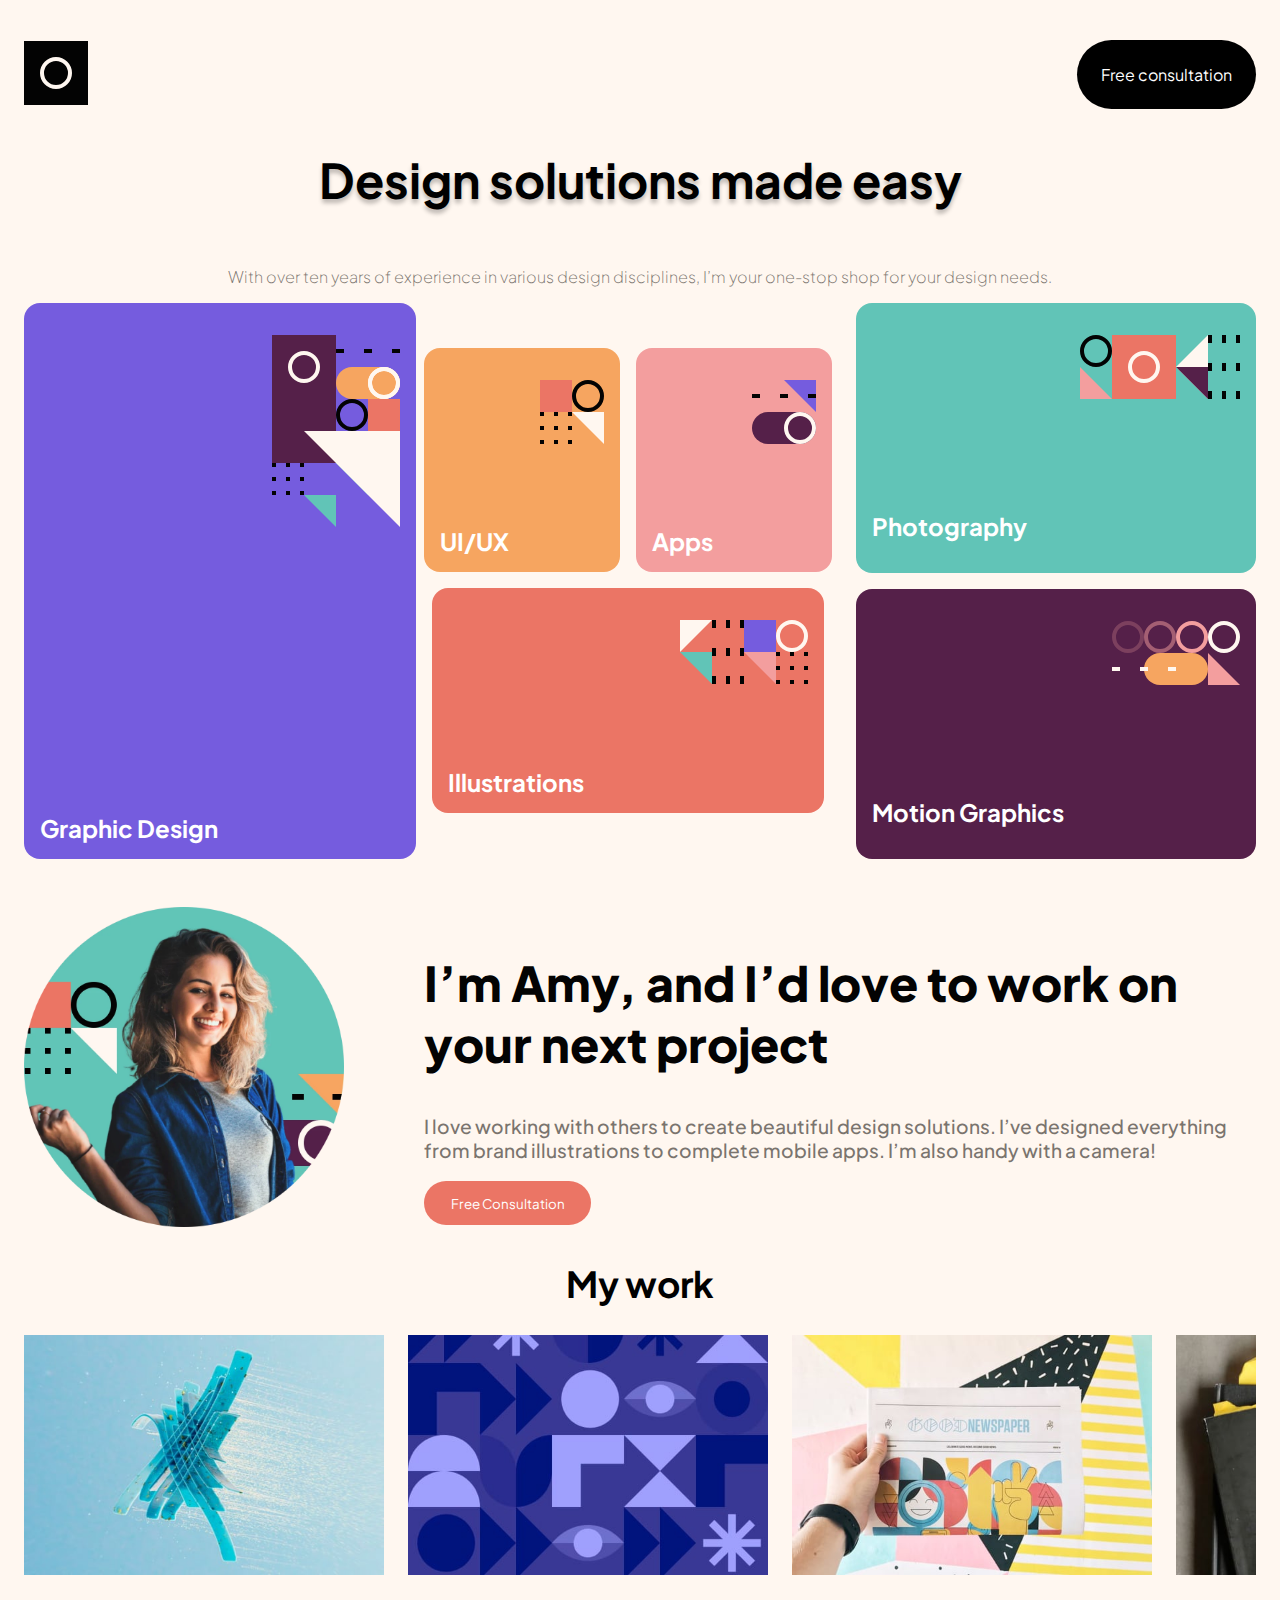
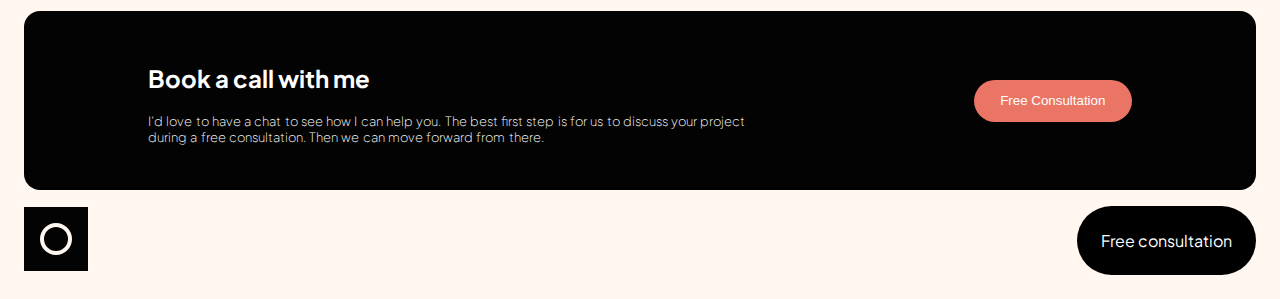
<file: index.html>
<!DOCTYPE html>
<html lang="en">
  <head>
    <meta charset="UTF-8" />
    <meta http-equiv="X-UA-Compatible" content="IE=edge" />
    <meta name="viewport" content="width=device-width, initial-scale=1.0" />
    <link
      rel="icon"
      href="./single-page-design-portfolio/starter-code/assets/favicon-32x32.png"
    />
    <link rel="stylesheet" href="./index.css" />
    <title>Single page</title>
  </head>
  <body>
    <div class="nav">
      <div class="nav-left">
        <svg width="64" height="64" xmlns="http://www.w3.org/2000/svg">
          <g fill="none" fill-rule="evenodd">
            <path fill="#030303" d="M0 0h64v64H0z" />
            <circle stroke="#FFF7F0" stroke-width="4" cx="32" cy="32" r="14" />
          </g>
        </svg>
      </div>
      <div class="nav-right">
        <button>Free consultation</button>
      </div>
    </div>
    <div class="main">
      <h2>Design solutions made easy</h2>
      <p>
        With over ten years of experience in various design disciplines, I’m
        your one-stop shop for your design needs.
      </p>
    </div>
    <div class="pattern">
      <div class="top">
        <div class="GD">
          <svg width="128" height="192" xmlns="http://www.w3.org/2000/svg">
            <g fill="none" fill-rule="evenodd">
              <path fill="#552049" d="M0 0h64v128H0z" />
              <circle
                stroke="#FFF7F0"
                stroke-width="4"
                cx="32"
                cy="32"
                r="14"
              />
              <g transform="translate(32 32)">
                <rect fill="#F6A560" x="32" width="64" height="32" rx="16" />
                <path fill="#61C4B7" d="m0 128 32 32v-32zM32 96l32 32V96z" />
                <circle
                  stroke="#FFF7F0"
                  stroke-width="4"
                  cx="80"
                  cy="16"
                  r="14"
                />
                <circle
                  stroke="#FFF7F0"
                  stroke-width="4"
                  cx="80"
                  cy="16"
                  r="14"
                />
              </g>
              <g fill="#030303">
                <path d="M64 14h4v4h-4zM68 14h4v4h-4zM92 14h4v4h-4z" />
              </g>
              <path fill="#755CDE" d="m96 0 32 32V0z" />
              <g fill="#030303">
                <path d="M96 14h4v4h-4zM120 14h4v4h-4zM124 14h4v4h-4z" />
              </g>
              <circle
                stroke="#030303"
                stroke-width="4"
                cx="80"
                cy="80"
                r="14"
              />
              <path fill="#EB7565" d="M96 64h32v32H96z" />
              <path fill="#FFF7F0" d="m32 96 96 96V96z" />
              <g fill="#030303">
                <path
                  d="M0 128h4v4H0zM14 128h4v4h-4zM28 128h4v4h-4zM0 142h4v4H0zM14 142h4v4h-4zM28 142h4v4h-4z"
                />
                <g><path d="M0 156h4v4H0zM14 156h4v4h-4zM28 156h4v4h-4z" /></g>
              </g>
            </g>
          </svg>
          <h3>Graphic Design</h3>
        </div>
        <div class="section">
          <div class="sub">
            <div class="ui">
              <svg width="64" height="64" xmlns="http://www.w3.org/2000/svg">
                <g fill="none" fill-rule="evenodd">
                  <circle
                    stroke="#030303"
                    stroke-width="4"
                    cx="48"
                    cy="16"
                    r="14"
                  />
                  <path fill="#EB7565" d="M0 0h32v32H0z" />
                  <g fill="#030303">
                    <path
                      d="M0 32h4v4H0zM14 32h4v4h-4zM28 32h4v4h-4zM0 46h4v4H0zM14 46h4v4h-4zM28 46h4v4h-4z"
                    />
                    <g><path d="M0 60h4v4H0zM14 60h4v4h-4zM28 60h4v4h-4z" /></g>
                  </g>
                  <path fill="#FFF7F0" d="m32 32 32 32V32z" />
                </g>
              </svg>
              <h3>UI/UX</h3>
            </div>
            <div class="App">
              <svg width="64" height="64" xmlns="http://www.w3.org/2000/svg">
                <g fill="none" fill-rule="evenodd">
                  <g transform="translate(0 32)">
                    <rect fill="#552049" width="64" height="32" rx="16" />
                    <circle
                      stroke="#FFF7F0"
                      stroke-width="4"
                      cx="48"
                      cy="16"
                      r="14"
                    />
                  </g>
                  <g fill="#030303">
                    <path d="M0 14h4v4H0zM4 14h4v4H4zM28 14h4v4h-4z" />
                  </g>
                  <path fill="#755CDE" d="m32 0 32 32V0z" />
                  <g fill="#030303">
                    <path d="M32 14h4v4h-4zM56 14h4v4h-4zM60 14h4v4h-4z" />
                  </g>
                </g>
              </svg>
              <h3>Apps</h3>
            </div>
          </div>
          <div class="ill">
            <svg width="128" height="64" xmlns="http://www.w3.org/2000/svg">
              <g fill="none" fill-rule="evenodd">
                <g transform="translate(64)">
                  <circle
                    stroke="#FFF7F0"
                    stroke-width="4"
                    cx="48"
                    cy="16"
                    r="14"
                  />
                  <path fill="#755CDE" d="M0 0h32v32H0z" />
                  <g fill="#030303">
                    <path
                      d="M32 32h4v4h-4zM46 32h4v4h-4zM60 32h4v4h-4zM32 46h4v4h-4zM46 46h4v4h-4zM60 46h4v4h-4z"
                    />
                    <g>
                      <path d="M32 60h4v4h-4zM46 60h4v4h-4zM60 60h4v4h-4z" />
                    </g>
                  </g>
                  <path fill="#F39E9E" d="m0 32 32 32V32z" />
                </g>
                <g fill="#030303">
                  <path
                    d="M32 32h4v4h-4zM46 32h4v4h-4zM60 32h4v4h-4zM32 56h4v4h-4zM46 56h4v4h-4zM60 56h4v4h-4z"
                  />
                  <g><path d="M32 60h4v4h-4zM46 60h4v4h-4zM60 60h4v4h-4z" /></g>
                </g>
                <g fill="#030303">
                  <path
                    d="M32 0h4v4h-4zM46 0h4v4h-4zM60 0h4v4h-4zM32 4h4v4h-4zM46 4h4v4h-4zM60 4h4v4h-4z"
                  />
                  <g><path d="M32 28h4v4h-4zM46 28h4v4h-4zM60 28h4v4h-4z" /></g>
                </g>
                <path fill="#61C4B7" d="m0 32 32 32V32z" />
                <path fill="#FFF7F0" d="M32 0 0 32V0z" />
              </g>
            </svg>
            <h3>Illustrations</h3>
          </div>
        </div>
      </div>

      <div class="last">
        <div class="photo">
          <svg width="160" height="64" xmlns="http://www.w3.org/2000/svg">
            <g fill="none" fill-rule="evenodd">
              <path fill="#EB7565" d="M32 0h64v64H32z" />
              <circle
                stroke="#030303"
                stroke-width="4"
                cx="16"
                cy="16"
                r="14"
              />
              <circle
                stroke="#FFF7F0"
                stroke-width="4"
                cx="64"
                cy="32"
                r="14"
              />
              <g fill="#030303">
                <path
                  d="M128 32h4v4h-4zM142 32h4v4h-4zM156 32h4v4h-4zM128 56h4v4h-4zM142 56h4v4h-4zM156 56h4v4h-4z"
                />
                <g>
                  <path d="M128 60h4v4h-4zM142 60h4v4h-4zM156 60h4v4h-4z" />
                </g>
              </g>
              <g fill="#030303">
                <path
                  d="M128 0h4v4h-4zM142 0h4v4h-4zM156 0h4v4h-4zM128 4h4v4h-4zM142 4h4v4h-4zM156 4h4v4h-4z"
                />
                <g>
                  <path d="M128 28h4v4h-4zM142 28h4v4h-4zM156 28h4v4h-4z" />
                </g>
              </g>
              <path fill="#FFF7F0" d="m96 32 32 32V32z" />
              <path fill="#552049" d="m96 32 32 32V32z" />
              <path fill="#F39E9E" d="M32 64 0 32v32z" />
              <path fill="#FFF7F0" d="m96 32 32-32v32z" />
            </g>
          </svg>
          <h3>Photography</h3>
        </div>
        <div class="MG">
          <svg width="128" height="64" xmlns="http://www.w3.org/2000/svg">
            <g fill="none" fill-rule="evenodd">
              <circle
                stroke="#F39E9E"
                stroke-width="4"
                cx="80"
                cy="16"
                r="14"
              />
              <circle
                stroke-opacity=".5"
                stroke="#F39E9E"
                stroke-width="4"
                cx="48"
                cy="16"
                r="14"
              />
              <circle
                stroke-opacity=".25"
                stroke="#F39E9E"
                stroke-width="4"
                cx="16"
                cy="16"
                r="14"
              />
              <circle
                stroke="#FFF7F0"
                stroke-width="4"
                cx="112"
                cy="16"
                r="14"
              />
              <path fill="#F39E9E" d="M128 64 96 32v32z" />
              <rect
                fill="#F6A560"
                x="32"
                y="32"
                width="64"
                height="32"
                rx="16"
              />
              <path
                d="M0 50v-4h8v4H0Zm28 0v-4h8v4h-8Zm28 0v-4h8v4h-8Z"
                fill="#FFF7F0"
              />
            </g>
          </svg>
          <h3>Motion Graphics</h3>
        </div>
      </div>
    </div>
    <div class="about">
      <div class="img">
        <img
          src="./single-page-design-portfolio/starter-code/assets/image-amy.webp"
          alt=""
        />
      </div>
      <div class="text">
        <h2>I’m Amy, and I’d love to work on your next project</h2>
        <p>
          I love working with others to create beautiful design solutions. I’ve
          designed everything from brand illustrations to complete mobile apps.
          I’m also handy with a camera!
        </p>
        <button>Free Consultation</button>
      </div>
    </div>
    <div class="work">
      <h2>My work</h2>
      <div class="img">
        <img
          src="./single-page-design-portfolio/starter-code/assets/image-slide-1.jpg"
          alt=""
        />
        <img
          src="./single-page-design-portfolio/starter-code/assets/image-slide-2.jpg"
          alt=""
        />
        <img
          src="./single-page-design-portfolio/starter-code/assets/image-slide-3.jpg"
          alt=""
        />

        <img
          src="./single-page-design-portfolio/starter-code/assets/image-slide-4.jpg"
          alt=""
        />
        <img src="./single-page-design-portfolio/starter-code/assets/image-slide-5.jpg" alt="" />
      </div>
    </div>
    <div class="bottom">
      <div class="bt">
        <h2>Book a call with me</h2>
        <p>
          I’d love to have a chat to see how I can help you. The best first step
          is for us to discuss your project during a free consultation. Then we
          can move forward from there.
        </p>
      </div>

      <button>Free Consultation</button>
    </div>
    <div class="footer">
      <div class="nav-left">
        <svg width="64" height="64" xmlns="http://www.w3.org/2000/svg">
          <g fill="none" fill-rule="evenodd">
            <path fill="#030303" d="M0 0h64v64H0z" />
            <circle stroke="#FFF7F0" stroke-width="4" cx="32" cy="32" r="14" />
          </g>
        </svg>
      </div>
      <div class="nav-right">
        <button>Free consultation</button>
      </div>
    </div>
  </body>
</html>
</file>
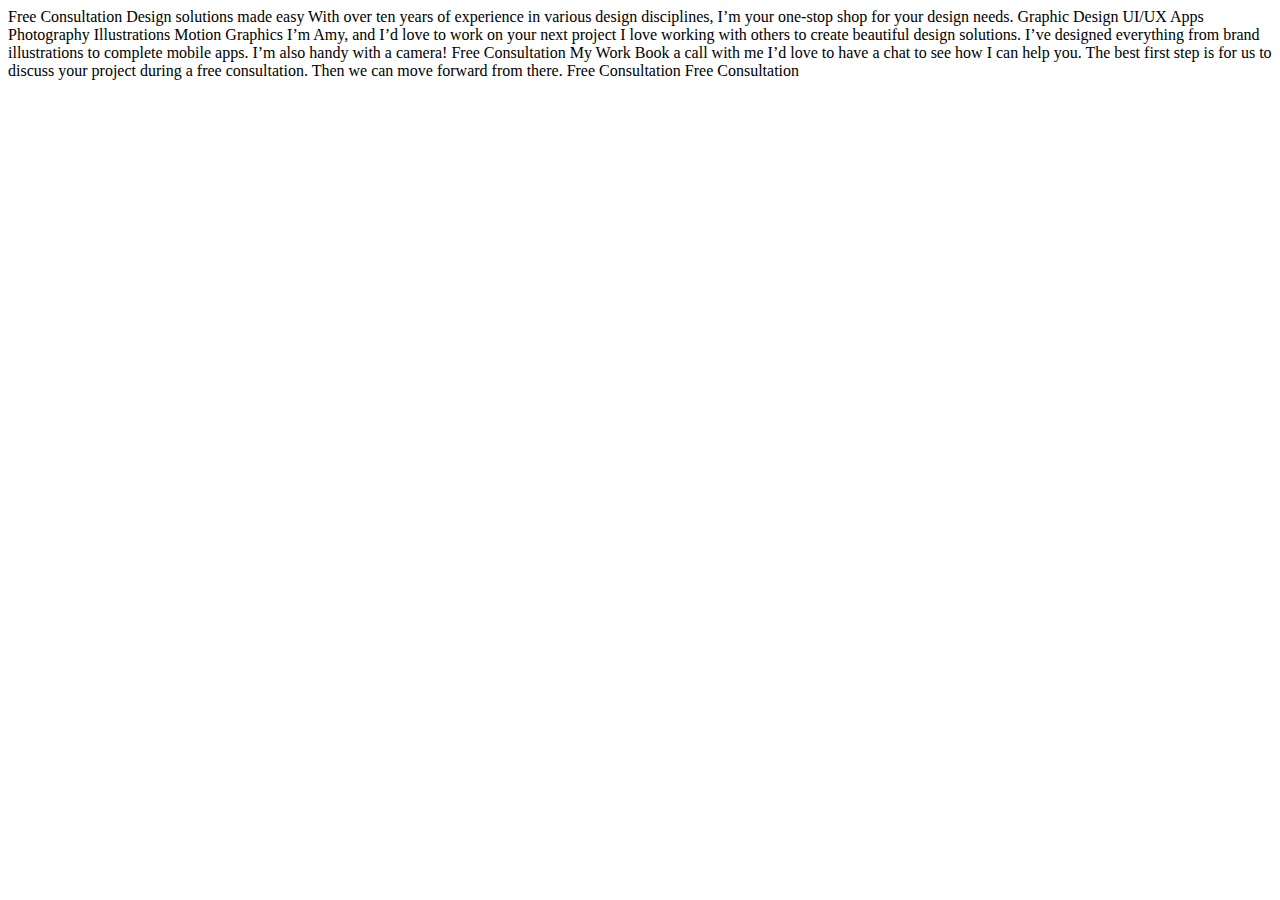
<file: single-page-design-portfolio/starter-code/index.html>
<!DOCTYPE html>
<html lang="en">
<head>
  <meta charset="UTF-8">
  <meta name="viewport" content="width=device-width, initial-scale=1.0">

  <link rel="icon" type="image/png" sizes="32x32" href="./assets/favicon-32x32.png">
  
  <title>Frontend Mentor | Single-page design portfolio</title>
</head>
<body>

  Free Consultation

  Design solutions made easy

  With over ten years of experience in various design disciplines, I’m your one-stop shop for your design needs.

  Graphic Design
  UI/UX
  Apps
  Photography
  Illustrations
  Motion Graphics

  I’m Amy, and I’d love to work on your next project

  I love working with others to create beautiful design solutions. I’ve designed everything from brand illustrations 
  to complete mobile apps. I’m also handy with a camera!

  Free Consultation

  My Work

  Book a call with me

  I’d love to have a chat to see how I can help you. The best first step is for us to discuss your project during a 
  free consultation. Then we can move forward from there.

  Free Consultation

  Free Consultation

</body>
</html>
</file>
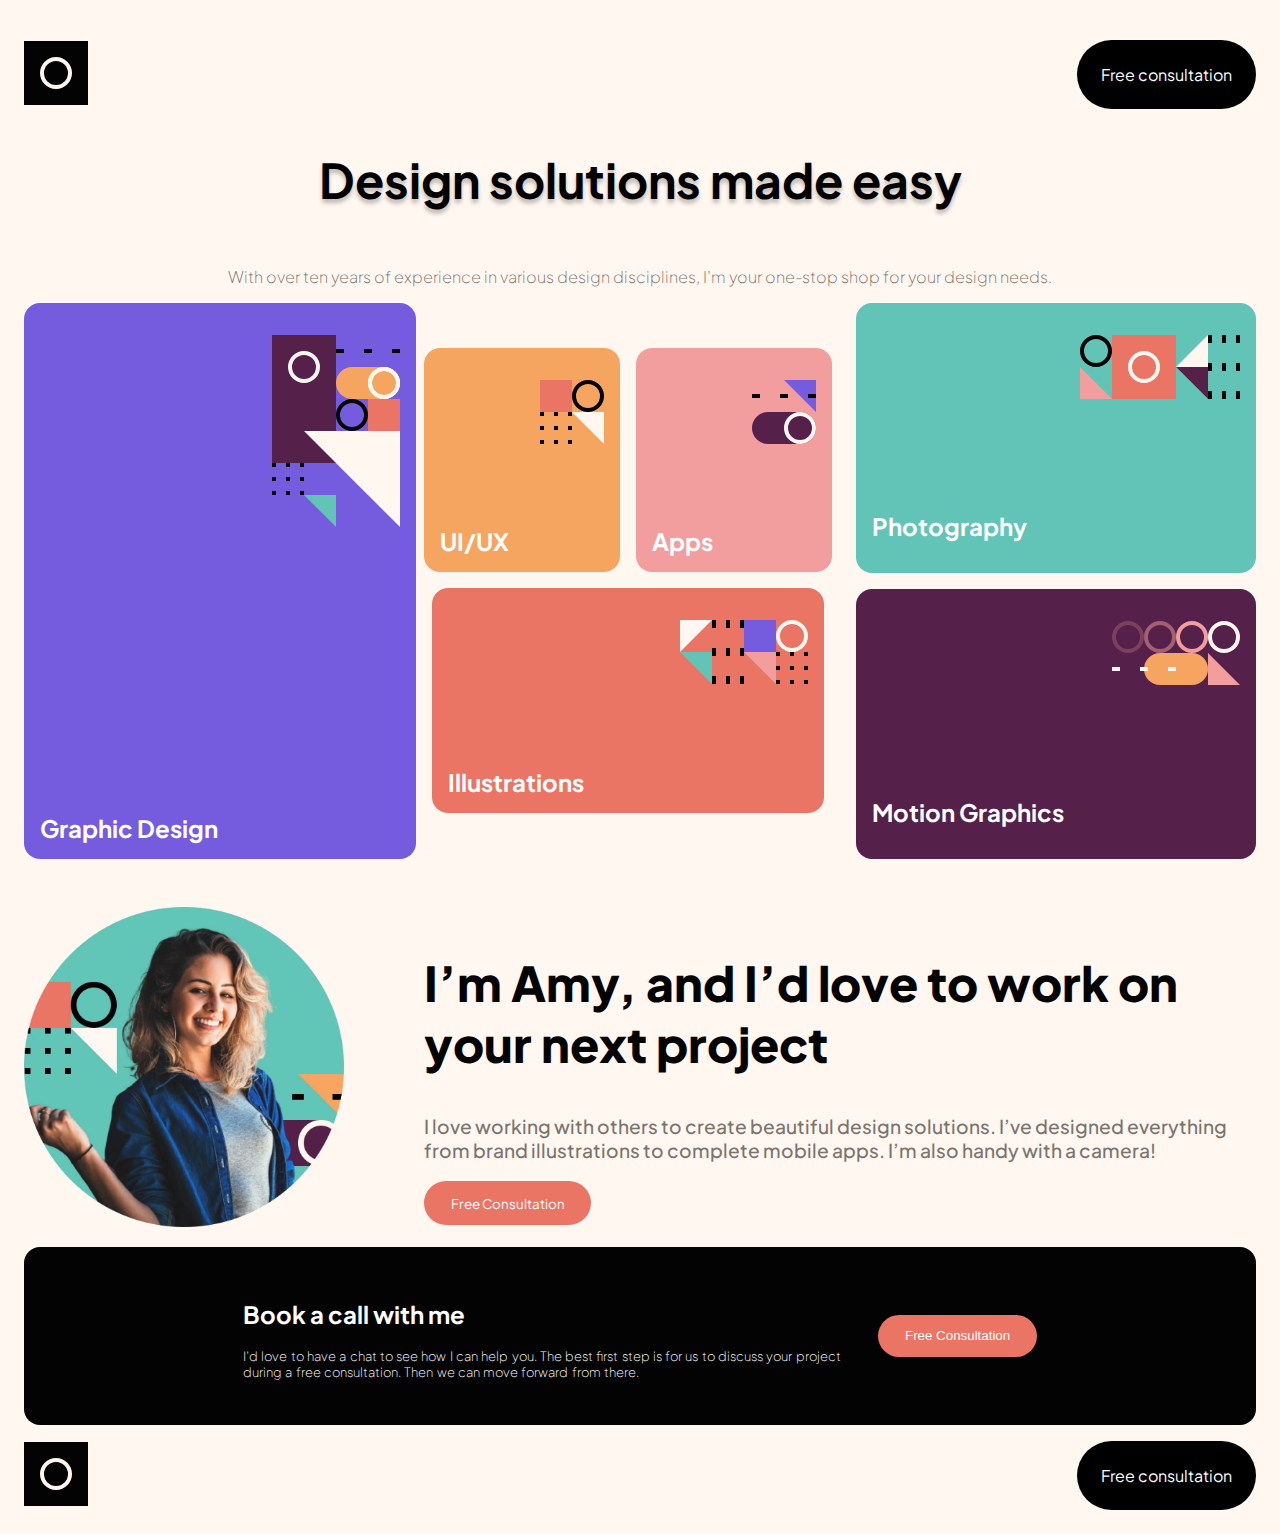
<file: single.html>
<!DOCTYPE html>
<html lang="en">
  <head>
    <meta charset="UTF-8" />
    <meta http-equiv="X-UA-Compatible" content="IE=edge" />
    <meta name="viewport" content="width=device-width, initial-scale=1.0" />
    <link
      rel="icon"
      href="./single-page-design-portfolio/starter-code/assets/favicon-32x32.png"
    />
    <link rel="stylesheet" href="./single.css" />
    <title>Single page</title>
  </head>
  <body>
    <div class="nav">
      <div class="nav-left">
        <svg width="64" height="64" xmlns="http://www.w3.org/2000/svg">
          <g fill="none" fill-rule="evenodd">
            <path fill="#030303" d="M0 0h64v64H0z" />
            <circle stroke="#FFF7F0" stroke-width="4" cx="32" cy="32" r="14" />
          </g>
        </svg>
      </div>
      <div class="nav-right">
        <button>Free consultation</button>
      </div>
    </div>
    <div class="main">
      <h2>Design solutions made easy</h2>
      <p>
        With over ten years of experience in various design disciplines, I’m
        your one-stop shop for your design needs.
      </p>
    </div>
    <div class="pattern">
      <div class="top">
        <div class="GD">
          <svg width="128" height="192" xmlns="http://www.w3.org/2000/svg">
            <g fill="none" fill-rule="evenodd">
              <path fill="#552049" d="M0 0h64v128H0z" />
              <circle
                stroke="#FFF7F0"
                stroke-width="4"
                cx="32"
                cy="32"
                r="14"
              />
              <g transform="translate(32 32)">
                <rect fill="#F6A560" x="32" width="64" height="32" rx="16" />
                <path fill="#61C4B7" d="m0 128 32 32v-32zM32 96l32 32V96z" />
                <circle
                  stroke="#FFF7F0"
                  stroke-width="4"
                  cx="80"
                  cy="16"
                  r="14"
                />
                <circle
                  stroke="#FFF7F0"
                  stroke-width="4"
                  cx="80"
                  cy="16"
                  r="14"
                />
              </g>
              <g fill="#030303">
                <path d="M64 14h4v4h-4zM68 14h4v4h-4zM92 14h4v4h-4z" />
              </g>
              <path fill="#755CDE" d="m96 0 32 32V0z" />
              <g fill="#030303">
                <path d="M96 14h4v4h-4zM120 14h4v4h-4zM124 14h4v4h-4z" />
              </g>
              <circle
                stroke="#030303"
                stroke-width="4"
                cx="80"
                cy="80"
                r="14"
              />
              <path fill="#EB7565" d="M96 64h32v32H96z" />
              <path fill="#FFF7F0" d="m32 96 96 96V96z" />
              <g fill="#030303">
                <path
                  d="M0 128h4v4H0zM14 128h4v4h-4zM28 128h4v4h-4zM0 142h4v4H0zM14 142h4v4h-4zM28 142h4v4h-4z"
                />
                <g><path d="M0 156h4v4H0zM14 156h4v4h-4zM28 156h4v4h-4z" /></g>
              </g>
            </g>
          </svg>
          <h3>Graphic Design</h3>
        </div>
        <div class="section">
          <div class="sub">
            <div class="ui">
              <svg width="64" height="64" xmlns="http://www.w3.org/2000/svg">
                <g fill="none" fill-rule="evenodd">
                  <circle
                    stroke="#030303"
                    stroke-width="4"
                    cx="48"
                    cy="16"
                    r="14"
                  />
                  <path fill="#EB7565" d="M0 0h32v32H0z" />
                  <g fill="#030303">
                    <path
                      d="M0 32h4v4H0zM14 32h4v4h-4zM28 32h4v4h-4zM0 46h4v4H0zM14 46h4v4h-4zM28 46h4v4h-4z"
                    />
                    <g><path d="M0 60h4v4H0zM14 60h4v4h-4zM28 60h4v4h-4z" /></g>
                  </g>
                  <path fill="#FFF7F0" d="m32 32 32 32V32z" />
                </g>
              </svg>
              <h3>UI/UX</h3>
            </div>
            <div class="App">
              <svg width="64" height="64" xmlns="http://www.w3.org/2000/svg">
                <g fill="none" fill-rule="evenodd">
                  <g transform="translate(0 32)">
                    <rect fill="#552049" width="64" height="32" rx="16" />
                    <circle
                      stroke="#FFF7F0"
                      stroke-width="4"
                      cx="48"
                      cy="16"
                      r="14"
                    />
                  </g>
                  <g fill="#030303">
                    <path d="M0 14h4v4H0zM4 14h4v4H4zM28 14h4v4h-4z" />
                  </g>
                  <path fill="#755CDE" d="m32 0 32 32V0z" />
                  <g fill="#030303">
                    <path d="M32 14h4v4h-4zM56 14h4v4h-4zM60 14h4v4h-4z" />
                  </g>
                </g>
              </svg>
              <h3>Apps</h3>
            </div>
          </div>
          <div class="ill">
            <svg width="128" height="64" xmlns="http://www.w3.org/2000/svg">
              <g fill="none" fill-rule="evenodd">
                <g transform="translate(64)">
                  <circle
                    stroke="#FFF7F0"
                    stroke-width="4"
                    cx="48"
                    cy="16"
                    r="14"
                  />
                  <path fill="#755CDE" d="M0 0h32v32H0z" />
                  <g fill="#030303">
                    <path
                      d="M32 32h4v4h-4zM46 32h4v4h-4zM60 32h4v4h-4zM32 46h4v4h-4zM46 46h4v4h-4zM60 46h4v4h-4z"
                    />
                    <g>
                      <path d="M32 60h4v4h-4zM46 60h4v4h-4zM60 60h4v4h-4z" />
                    </g>
                  </g>
                  <path fill="#F39E9E" d="m0 32 32 32V32z" />
                </g>
                <g fill="#030303">
                  <path
                    d="M32 32h4v4h-4zM46 32h4v4h-4zM60 32h4v4h-4zM32 56h4v4h-4zM46 56h4v4h-4zM60 56h4v4h-4z"
                  />
                  <g><path d="M32 60h4v4h-4zM46 60h4v4h-4zM60 60h4v4h-4z" /></g>
                </g>
                <g fill="#030303">
                  <path
                    d="M32 0h4v4h-4zM46 0h4v4h-4zM60 0h4v4h-4zM32 4h4v4h-4zM46 4h4v4h-4zM60 4h4v4h-4z"
                  />
                  <g><path d="M32 28h4v4h-4zM46 28h4v4h-4zM60 28h4v4h-4z" /></g>
                </g>
                <path fill="#61C4B7" d="m0 32 32 32V32z" />
                <path fill="#FFF7F0" d="M32 0 0 32V0z" />
              </g>
            </svg>
            <h3>Illustrations</h3>
          </div>
        </div>
      </div>

      <div class="last">
        <div class="photo">
          <svg width="160" height="64" xmlns="http://www.w3.org/2000/svg">
            <g fill="none" fill-rule="evenodd">
              <path fill="#EB7565" d="M32 0h64v64H32z" />
              <circle
                stroke="#030303"
                stroke-width="4"
                cx="16"
                cy="16"
                r="14"
              />
              <circle
                stroke="#FFF7F0"
                stroke-width="4"
                cx="64"
                cy="32"
                r="14"
              />
              <g fill="#030303">
                <path
                  d="M128 32h4v4h-4zM142 32h4v4h-4zM156 32h4v4h-4zM128 56h4v4h-4zM142 56h4v4h-4zM156 56h4v4h-4z"
                />
                <g>
                  <path d="M128 60h4v4h-4zM142 60h4v4h-4zM156 60h4v4h-4z" />
                </g>
              </g>
              <g fill="#030303">
                <path
                  d="M128 0h4v4h-4zM142 0h4v4h-4zM156 0h4v4h-4zM128 4h4v4h-4zM142 4h4v4h-4zM156 4h4v4h-4z"
                />
                <g>
                  <path d="M128 28h4v4h-4zM142 28h4v4h-4zM156 28h4v4h-4z" />
                </g>
              </g>
              <path fill="#FFF7F0" d="m96 32 32 32V32z" />
              <path fill="#552049" d="m96 32 32 32V32z" />
              <path fill="#F39E9E" d="M32 64 0 32v32z" />
              <path fill="#FFF7F0" d="m96 32 32-32v32z" />
            </g>
          </svg>
          <h3>Photography</h3>
        </div>
        <div class="MG">
          <svg width="128" height="64" xmlns="http://www.w3.org/2000/svg">
            <g fill="none" fill-rule="evenodd">
              <circle
                stroke="#F39E9E"
                stroke-width="4"
                cx="80"
                cy="16"
                r="14"
              />
              <circle
                stroke-opacity=".5"
                stroke="#F39E9E"
                stroke-width="4"
                cx="48"
                cy="16"
                r="14"
              />
              <circle
                stroke-opacity=".25"
                stroke="#F39E9E"
                stroke-width="4"
                cx="16"
                cy="16"
                r="14"
              />
              <circle
                stroke="#FFF7F0"
                stroke-width="4"
                cx="112"
                cy="16"
                r="14"
              />
              <path fill="#F39E9E" d="M128 64 96 32v32z" />
              <rect
                fill="#F6A560"
                x="32"
                y="32"
                width="64"
                height="32"
                rx="16"
              />
              <path
                d="M0 50v-4h8v4H0Zm28 0v-4h8v4h-8Zm28 0v-4h8v4h-8Z"
                fill="#FFF7F0"
              />
            </g>
          </svg>
          <h3>Motion Graphics</h3>
        </div>
      </div>
    </div>
    <div class="about">
      <div class="img">
        <img
          src="./single-page-design-portfolio/starter-code/assets/image-amy.webp"
          alt=""
        />
      </div>
      <div class="text">
        <h2>I’m Amy, and I’d love to work on your next project</h2>
        <p>
          I love working with others to create beautiful design solutions. I’ve
          designed everything from brand illustrations to complete mobile apps.
          I’m also handy with a camera!
        </p>
        <button>Free Consultation</button>
      </div>
    </div>

    <div class="bottom">
      <div class="bt">
        <h2>Book a call with me</h2>
        <p>
          I’d love to have a chat to see how I can help you. The best first step
          is for us to discuss your project during a free consultation. Then we
          can move forward from there.
        </p>
      </div>

      <button>Free Consultation</button>
    </div>
    <div class="footer">
      <div class="nav-left">
        <svg width="64" height="64" xmlns="http://www.w3.org/2000/svg">
          <g fill="none" fill-rule="evenodd">
            <path fill="#030303" d="M0 0h64v64H0z" />
            <circle stroke="#FFF7F0" stroke-width="4" cx="32" cy="32" r="14" />
          </g>
        </svg>
      </div>
      <div class="nav-right">
        <button>Free consultation</button>
      </div>
    </div>
  </body>
</html>
</file>
<file: index.css>
@import url("https://fonts.googleapis.com/css2?family=Plus+Jakarta+Sans:wght@700&display=swap");
body {
  margin: 0;
  padding: 1.5em;
  background: #fff7f0;
}
.nav {
  display: flex;
  align-items: center;
  justify-content: space-between;
  padding-top: 1em;
}
.nav-right button {
  background-color: black;
  color: white;
  border-radius: 3em;
  border: none;
  font-family: Plus Jakarta Sans;
  font-size: 1em;
  padding: clamp(1em, 3em, 1.5em);
}
.nav-right button:hover {
  background: #755cde;
  cursor: pointer;
}
.main {
  display: flex;
  flex-direction: column;
  font-family: Plus Jakarta Sans;
  align-items: center;
  justify-content: center;
  text-align: center;
}

.main h2 {
  font-size: 3em;
  font-weight: bolder;
  text-shadow: 0px 4px 4px rgba(0, 0, 0, 0.25);
}
.main p {
  font-size: 1rem;
  font-style: normal;
  font-weight: 100;
  color: #7a746e;
}
.pattern {
  display: flex;
  flex-direction: column;
  gap: 2rem;
}
.top {
  display: flex;
  flex-direction: column;
  gap: 1em;
}
.GD {
  position: relative;
  background-color: #755cde;
  min-height: 50vh;
  border-radius: 1em;
}
.GD svg {
  position: absolute;
  top: 3em;
  right: 2rem;
}
.GD h3 {
  position: absolute;
  font-family: Plus Jakarta Sans;
  font-size: 2rem;
  font-weight: 700;
  color: white;
  bottom: 1rem;
  margin: 0;
  left: 2rem;
}
.section {
  display: flex;
  flex-direction: column;
  justify-content: center;
  min-height: 10rem;
  gap: 1em;
}
.sub {
  display: flex;
  justify-content: center;
  gap: 1em;
  min-height: 10rem;
}
.ui {
  position: relative;
  background: #f6a560;
  border-radius: 1em;
  min-width: 50%;
}
.ui svg {
  position: absolute;
  top: 2em;
  right: 2rem;
}
.ui h3 {
  position: absolute;
  font-family: Plus Jakarta Sans;
  font-size: 1.5rem;
  font-weight: 700;
  color: white;
  bottom: 1rem;
  left: 2rem;
  margin: 0;
}

.App {
  position: relative;
  background: #f39e9e;
  border-radius: 1em;
  min-width: 50%;
}
.App svg {
  position: absolute;
  top: 2em;
  right: 2rem;
}
.App h3 {
  position: absolute;
  font-family: Plus Jakarta Sans;
  font-size: 1.5rem;
  font-weight: 700;
  color: white;
  bottom: 1rem;
  margin: 0;
  left: 2rem;
}

.ill {
  position: relative;
  background: #eb7565;
  min-height: 30vh;
  border-radius: 1em;
}
.ill svg {
  position: absolute;
  top: 3em;
  right: 2rem;
}
.ill h3 {
  position: absolute;
  font-family: Plus Jakarta Sans;
  font-size: 2rem;
  font-weight: 700;
  color: white;
  bottom: 0.5em;
  left: 2rem;
}
.last {
  display: flex;
  flex-direction: column;
  gap: 1em;
}
.photo {
  position: relative;
  background: #61c4b7;
  min-height: 30vh;
  border-radius: 1em;
}
.photo svg {
  position: absolute;
  top: 3em;
  right: 2rem;
}
.photo h3 {
  position: absolute;
  font-family: Plus Jakarta Sans;
  font-size: 2rem;
  font-weight: 700;
  color: white;
  bottom: 0.5em;
  left: 2rem;
}
.MG {
  position: relative;
  background: #552049;
  min-height: 30vh;
  border-radius: 1em;
}
.MG svg {
  position: absolute;
  top: 3em;
  right: 2rem;
}
.MG h3 {
  position: absolute;
  font-family: Plus Jakarta Sans;
  font-size: 2rem;
  font-weight: 700;
  color: white;
  bottom: 0.5em;
  left: 2rem;
}

.about {
  display: flex;
  align-items: center;
  justify-content: center;
  flex-direction: column;
  text-align: center;
  margin: 1rem 0;
}
.text h2 {
  font-family: "Plus Jakarta Sans";
  font-style: normal;
  font-weight: 900;
  font-size: 1.5em;
  color: #030303;
}
.text p {
  font-family: "Plus Jakarta Sans";
  font-style: normal;
  font-weight: 500;
  color: #7a746e;
  font-size: 1em;
}
img {
  height: 20em;
}
.about button {
  padding: 1em 2em;
  font-family: "Plus Jakarta Sans";
  background-color: #eb7565;
  color: white;
  border: none;
  border-radius: 3em;
}
.about button:hover {
  background: #f6a560;
  cursor: pointer;
}
@media only screen and (min-width: 600px) {
  .pattern {
    width: 100%;
  }
  .top {
    flex-direction: row;
    width: 100%;
  }
  .GD {
    position: relative;
    background-color: #755cde;
    min-height: 50vh;
    border-radius: 1em;
    width: 43%;
  }
  .GD svg {
    position: absolute;
    top: 2em;
    right: 1rem;
  }
  .GD h3 {
    position: absolute;
    font-family: Plus Jakarta Sans;
    font-size: 1.5rem;
    font-weight: 700;
    color: rgb(255, 255, 255);
    bottom: 1rem;
    margin: 0;
    left: 1rem;
  }
  .section {
    display: flex;
    flex-direction: column;
    justify-content: center;
    width: 50%;
    gap: 1em;
  }
  .sub {
    display: flex;
    gap: 1em;
    min-height: 10rem;
  }
  .ui {
    position: relative;
    background: #f6a560;
    border-radius: 1em;
  }
  .ui svg {
    position: absolute;
    top: 2em;
    right: 1rem;
  }
  .ui h3 {
    position: absolute;
    font-family: Plus Jakarta Sans;
    font-size: 1.5rem;
    font-weight: 700;
    color: white;
    bottom: 1rem;
    left: 1rem;
    margin: 0;
  }

  .App {
    position: relative;
    background: #f39e9e;
    border-radius: 1em;
  }
  .App svg {
    position: absolute;
    top: 2em;
    right: 1rem;
  }
  .App h3 {
    position: absolute;
    font-family: Plus Jakarta Sans;
    font-size: 1.5rem;
    font-weight: 700;
    color: white;
    bottom: 1rem;
    margin: 0;
    left: 1rem;
  }

  .ill {
    position: relative;
    background: #eb7565;
    min-height: 26vh;
    border-radius: 1em;
  }
  .ill svg {
    position: absolute;
    top: 2em;
    right: 1rem;
  }
  .ill h3 {
    position: absolute;
    font-family: Plus Jakarta Sans;
    font-size: 1.5rem;
    font-weight: 700;
    color: white;
    bottom: 1rem;
    left: 1rem;
    margin: 0;
  }
  .last {
    display: flex;
    flex-direction: row;
    gap: 1em;
    width: 100%;
  }
  .photo {
    position: relative;
    background: #61c4b7;
    min-height: 30vh;
    border-radius: 1em;
    width: 50%;
  }
  .photo svg {
    position: absolute;
    top: 2em;
    right: 1rem;
  }
  .photo h3 {
    position: absolute;
    font-family: Plus Jakarta Sans;
    font-size: 1.5rem;
    font-weight: 700;
    color: white;
    bottom: 2rem;
    left: 1rem;
    margin: 0;
  }
  .MG {
    position: relative;
    background: #552049;
    min-height: 30vh;
    border-radius: 1em;
    width: 50%;
  }
  .MG svg {
    position: absolute;
    top: 2em;
    right: 1rem;
  }
  .MG h3 {
    position: absolute;
    font-family: Plus Jakarta Sans;
    font-size: 1.5rem;
    font-weight: 700;
    color: white;
    bottom: 2rem;
    left: 1rem;
    margin: 0;
  }
  .about {
    display: flex;
    align-items: center;
    flex-direction: row;
    text-align: start;
    margin: 1rem 0;
    gap: 2em;
  }
  .text h2 {
    font-size: 1.5em;
  }
  .text p {
    font-size: 0.8em;
  }
}
.work {
  font-family: Plus Jakarta Sans;
  font-size: 1.5rem;
  font-weight: 700;
  text-align: center;
  margin-bottom: 1.5em;
}
.work img{
  height: 10rem;
  width: 10rem;
}
.work .img {
  display: flex;
  overflow: scroll;
  gap: 1em;
  
}
.work .img::-webkit-scrollbar{
  width: 0;
}

.bottom {
  background-color: #030303;
  color: white;
  text-align: center;
  padding: 2em 0.8rem;
  font-family: "Plus Jakarta Sans";
  border-radius: 1rem;
}
.bottom p {
  font-size: 0.8rem;
  word-spacing: 0.1em;
  font-weight: 100;
}
.bottom button {
  border: none;
  background-color: #eb7565;
  padding: 1em 2em;
  border-radius: 3em;
  color: white;
}
.bottom button:hover {
  background: #f6a560;
  cursor: pointer;
}
.footer {
  display: flex;
  align-items: center;
  justify-content: space-between;
  padding-top: 1em;
}
@media only screen and (min-width: 900px) {
  .pattern {
    flex-direction: row;
    width: 100%;
    margin-bottom: 3em;
  }
  .top {
    flex-direction: row;
    width: 100%;
  }
  .GD {
    position: relative;
    background-color: #755cde;
    min-height: 20vh;
    border-radius: 1em;
    width: 50%;
  }
  .GD svg {
    position: absolute;
    top: 2em;
    right: 1rem;
  }
  .GD h3 {
    position: absolute;
    font-family: Plus Jakarta Sans;
    font-size: 1.5rem;
    font-weight: 700;
    color: rgb(255, 255, 255);
    bottom: 1rem;
    margin: 0;
    left: 1rem;
  }
  .section {
    display: flex;
    flex-direction: column;
    justify-content: center;
    width: 50%;
    /* gap: 1em; */
  }
  .sub {
    display: flex;
    gap: 1em;
    min-height: 14rem;
  }
  .ui {
    position: relative;
    background: #f6a560;
    border-radius: 1em;
  }
  .ui svg {
    position: absolute;
    top: 2em;
    right: 1rem;
  }
  .ui h3 {
    position: absolute;
    font-family: Plus Jakarta Sans;
    font-size: 1.5rem;
    font-weight: 700;
    color: white;
    bottom: 1rem;
    left: 1rem;
    margin: 0;
  }

  .App {
    position: relative;
    background: #f39e9e;
    border-radius: 1em;
  }
  .App svg {
    position: absolute;
    top: 2em;
    right: 1rem;
  }
  .App h3 {
    position: absolute;
    font-family: Plus Jakarta Sans;
    font-size: 1.5rem;
    font-weight: 700;
    color: white;
    bottom: 1rem;
    margin: 0;
    left: 1rem;
  }

  .ill {
    position: relative;
    background: #eb7565;
    min-height: 25vh;
    border-radius: 1em;
  }
  .ill svg {
    position: absolute;
    top: 2em;
    right: 1rem;
  }
  .ill h3 {
    position: absolute;
    font-family: Plus Jakarta Sans;
    font-size: 1.5rem;
    font-weight: 700;
    color: white;
    bottom: 1rem;
    left: 1rem;
    margin: 0;
  }
  .last {
    display: flex;
    flex-direction: column;
    width: 50%;
  }
  .photo {
    position: relative;
    background: #61c4b7;
    min-height: 30vh;
    border-radius: 1em;
    width: 100%;
  }
  .photo svg {
    position: absolute;
    top: 2em;
    right: 1rem;
  }
  .photo h3 {
    position: absolute;
    font-family: Plus Jakarta Sans;
    font-size: 1.5rem;
    font-weight: 700;
    color: white;
    bottom: 2rem;
    left: 1rem;
    margin: 0;
  }
  .MG {
    position: relative;
    background: #552049;
    min-height: 30vh;
    border-radius: 1em;
    width: 100%;
  }
  .MG svg {
    position: absolute;
    top: 2em;
    right: 1rem;
  }
  .MG h3 {
    position: absolute;
    font-family: Plus Jakarta Sans;
    font-size: 1.5rem;
    font-weight: 700;
    color: white;
    bottom: 2rem;
    left: 1rem;
    margin: 0;
  }
  .about {
    display: flex;
    align-items: center;
    justify-content: center;
    flex-direction: row;
    text-align: start;
    margin: 1rem 0;
    gap: 5em;
    width: 100%;
  }

  .text {
    min-width: 50%;
  }
  .text h2 {
    font-size: 3em;
  }
  .text p {
    font-size: 1.2em;
  }
  .work img{
    height: 15rem;
    width: 40rem;
  }
  .bottom {
    display: flex;
    align-items: center;
    justify-content: space-around;
    background-color: #030303;
    color: white;
    padding: 2em 0.8rem;
    font-family: "Plus Jakarta Sans";
    border-radius: 1rem;
    text-align: start;
  }
  .bt {
    width: 50%;
  }

}
</file>
<file: single.css>
@import url("https://fonts.googleapis.com/css2?family=Plus+Jakarta+Sans:wght@700&display=swap");
body {
  margin: 0;
  padding: 1.5em;
  background: #fff7f0;
}
.nav {
  display: flex;
  align-items: center;
  justify-content: space-between;
  padding-top: 1em;
}
.nav-right button {
  background-color: black;
  color: white;
  border-radius: 3em;
  border: none;
  font-family: Plus Jakarta Sans;
  font-size: 1em;
  padding: clamp(1em, 3em, 1.5em);
}
.nav-right button:hover {
  background: #755cde;
  cursor: pointer;
}
.main {
  display: flex;
  flex-direction: column;
  font-family: Plus Jakarta Sans;
  align-items: center;
  justify-content: center;
  text-align: center;
}

.main h2 {
  font-size: 3em;
  font-weight: bolder;
  text-shadow: 0px 4px 4px rgba(0, 0, 0, 0.25);
}
.main p {
  font-size: 1rem;
  font-style: normal;
  font-weight: 100;
  color: #7a746e;
}
.pattern {
  display: flex;
  flex-direction: column;
  gap: 2rem;
}
.top {
  display: flex;
  flex-direction: column;
  gap: 1em;
}
.GD {
  position: relative;
  background-color: #755cde;
  min-height: 50vh;
  border-radius: 1em;
}
.GD svg {
  position: absolute;
  top: 3em;
  right: 2rem;
}
.GD h3 {
  position: absolute;
  font-family: Plus Jakarta Sans;
  font-size: 2rem;
  font-weight: 700;
  color: white;
  bottom: 1rem;
  margin: 0;
  left: 2rem;
}
.section {
  display: flex;
  flex-direction: column;
  justify-content: center;
  min-height: 10rem;
  gap: 1em;
}
.sub {
  display: flex;
  justify-content: center;
  gap: 1em;
  min-height: 10rem;
}
.ui {
  position: relative;
  background: #f6a560;
  border-radius: 1em;
  min-width: 50%;
}
.ui svg {
  position: absolute;
  top: 2em;
  right: 2rem;
}
.ui h3 {
  position: absolute;
  font-family: Plus Jakarta Sans;
  font-size: 1.5rem;
  font-weight: 700;
  color: white;
  bottom: 1rem;
  left: 2rem;
  margin: 0;
}

.App {
  position: relative;
  background: #f39e9e;
  border-radius: 1em;
  min-width: 50%;
}
.App svg {
  position: absolute;
  top: 2em;
  right: 2rem;
}
.App h3 {
  position: absolute;
  font-family: Plus Jakarta Sans;
  font-size: 1.5rem;
  font-weight: 700;
  color: white;
  bottom: 1rem;
  margin: 0;
  left: 2rem;
}

.ill {
  position: relative;
  background: #eb7565;
  min-height: 30vh;
  border-radius: 1em;
}
.ill svg {
  position: absolute;
  top: 3em;
  right: 2rem;
}
.ill h3 {
  position: absolute;
  font-family: Plus Jakarta Sans;
  font-size: 2rem;
  font-weight: 700;
  color: white;
  bottom: 0.5em;
  left: 2rem;
}
.last {
  display: flex;
  flex-direction: column;
  gap: 1em;
}
.photo {
  position: relative;
  background: #61c4b7;
  min-height: 30vh;
  border-radius: 1em;
}
.photo svg {
  position: absolute;
  top: 3em;
  right: 2rem;
}
.photo h3 {
  position: absolute;
  font-family: Plus Jakarta Sans;
  font-size: 2rem;
  font-weight: 700;
  color: white;
  bottom: 0.5em;
  left: 2rem;
}
.MG {
  position: relative;
  background: #552049;
  min-height: 30vh;
  border-radius: 1em;
}
.MG svg {
  position: absolute;
  top: 3em;
  right: 2rem;
}
.MG h3 {
  position: absolute;
  font-family: Plus Jakarta Sans;
  font-size: 2rem;
  font-weight: 700;
  color: white;
  bottom: 0.5em;
  left: 2rem;
}

.about {
  display: flex;
  align-items: center;
  justify-content: center;
  flex-direction: column;
  text-align: center;
  margin: 1rem 0;
}
.text h2 {
  font-family: "Plus Jakarta Sans";
  font-style: normal;
  font-weight: 900;
  font-size: 1.5em;
  color: #030303;
}
.text p {
  font-family: "Plus Jakarta Sans";
  font-style: normal;
  font-weight: 500;
  color: #7a746e;
  font-size: 1em;
}
img {
  height: 20em;
}
.about button {
  padding: 1em 2em;
  font-family: "Plus Jakarta Sans";
  background-color: #eb7565;
  color: white;
  border: none;
  border-radius: 3em;
}
.about button:hover {
  background: #f6a560;
  cursor: pointer;
}
@media only screen and (min-width: 600px) {
  .pattern {
    width: 100%;
  }
  .top {
    flex-direction: row;
    width: 100%;
  }
  .GD {
    position: relative;
    background-color: #755cde;
    min-height: 50vh;
    border-radius: 1em;
    width: 43%;
  }
  .GD svg {
    position: absolute;
    top: 2em;
    right: 1rem;
  }
  .GD h3 {
    position: absolute;
    font-family: Plus Jakarta Sans;
    font-size: 1.5rem;
    font-weight: 700;
    color: rgb(255, 255, 255);
    bottom: 1rem;
    margin: 0;
    left: 1rem;
  }
  .section {
    display: flex;
    flex-direction: column;
    justify-content: center;
    width: 50%;
    gap: 1em;
  }
  .sub {
    display: flex;
    gap: 1em;
    min-height: 10rem;
  }
  .ui {
    position: relative;
    background: #f6a560;
    border-radius: 1em;
  }
  .ui svg {
    position: absolute;
    top: 2em;
    right: 1rem;
  }
  .ui h3 {
    position: absolute;
    font-family: Plus Jakarta Sans;
    font-size: 1.5rem;
    font-weight: 700;
    color: white;
    bottom: 1rem;
    left: 1rem;
    margin: 0;
  }

  .App {
    position: relative;
    background: #f39e9e;
    border-radius: 1em;
  }
  .App svg {
    position: absolute;
    top: 2em;
    right: 1rem;
  }
  .App h3 {
    position: absolute;
    font-family: Plus Jakarta Sans;
    font-size: 1.5rem;
    font-weight: 700;
    color: white;
    bottom: 1rem;
    margin: 0;
    left: 1rem;
  }

  .ill {
    position: relative;
    background: #eb7565;
    min-height: 26vh;
    border-radius: 1em;
  }
  .ill svg {
    position: absolute;
    top: 2em;
    right: 1rem;
  }
  .ill h3 {
    position: absolute;
    font-family: Plus Jakarta Sans;
    font-size: 1.5rem;
    font-weight: 700;
    color: white;
    bottom: 1rem;
    left: 1rem;
    margin: 0;
  }
  .last {
    display: flex;
    flex-direction: row;
    gap: 1em;
    width: 100%;
  }
  .photo {
    position: relative;
    background: #61c4b7;
    min-height: 30vh;
    border-radius: 1em;
    width: 50%;
  }
  .photo svg {
    position: absolute;
    top: 2em;
    right: 1rem;
  }
  .photo h3 {
    position: absolute;
    font-family: Plus Jakarta Sans;
    font-size: 1.5rem;
    font-weight: 700;
    color: white;
    bottom: 2rem;
    left: 1rem;
    margin: 0;
  }
  .MG {
    position: relative;
    background: #552049;
    min-height: 30vh;
    border-radius: 1em;
    width: 50%;
  }
  .MG svg {
    position: absolute;
    top: 2em;
    right: 1rem;
  }
  .MG h3 {
    position: absolute;
    font-family: Plus Jakarta Sans;
    font-size: 1.5rem;
    font-weight: 700;
    color: white;
    bottom: 2rem;
    left: 1rem;
    margin: 0;
  }
  .about {
    display: flex;
    align-items: center;
    flex-direction: row;
    text-align: start;
    margin: 1rem 0;
    gap: 2em;
  }
  .text h2 {
    font-size: 1.5em;
  }
  .text p {
    font-size: 0.8em;
  }
}
.bottom {
  background-color: #030303;
  color: white;
  text-align: center;
  padding: 2em 0.8rem;
  font-family: "Plus Jakarta Sans";
  border-radius: 1rem;
}
.bottom p {
  font-size: 0.8rem;
  word-spacing: 0.1em;
  font-weight: 100;
}
.bottom button {
  border: none;
  background-color: #eb7565;
  padding: 1em 2em;
  border-radius: 3em;
  color: white;
}
.bottom button:hover {
  background: #f6a560;
  cursor: pointer;
}
.footer {
  display: flex;
  align-items: center;
  justify-content: space-between;
  padding-top: 1em;
}
@media only screen and (min-width: 900px) {
  .pattern {
    flex-direction: row;
    width: 100%;
    margin-bottom: 3em;
  }
  .top {
    flex-direction: row;
    width: 100%;
  }
  .GD {
    position: relative;
    background-color: #755cde;
    min-height: 20vh;
    border-radius: 1em;
    width: 50%;
  }
  .GD svg {
    position: absolute;
    top: 2em;
    right: 1rem;
  }
  .GD h3 {
    position: absolute;
    font-family: Plus Jakarta Sans;
    font-size: 1.5rem;
    font-weight: 700;
    color: rgb(255, 255, 255);
    bottom: 1rem;
    margin: 0;
    left: 1rem;
  }
  .section {
    display: flex;
    flex-direction: column;
    justify-content: center;
    width: 50%;
    /* gap: 1em; */
  }
  .sub {
    display: flex;
    gap: 1em;
    min-height:14rem;
  }
  .ui {
    position: relative;
    background: #f6a560;
    border-radius: 1em;
  }
  .ui svg {
    position: absolute;
    top: 2em;
    right: 1rem;
  }
  .ui h3 {
    position: absolute;
    font-family: Plus Jakarta Sans;
    font-size: 1.5rem;
    font-weight: 700;
    color: white;
    bottom: 1rem;
    left: 1rem;
    margin: 0;
  }

  .App {
    position: relative;
    background: #f39e9e;
    border-radius: 1em;
  }
  .App svg {
    position: absolute;
    top: 2em;
    right: 1rem;
  }
  .App h3 {
    position: absolute;
    font-family: Plus Jakarta Sans;
    font-size: 1.5rem;
    font-weight: 700;
    color: white;
    bottom: 1rem;
    margin: 0;
    left: 1rem;
  }

  .ill {
    position: relative;
    background: #eb7565;
    min-height: 25vh;
    border-radius: 1em;
  }
  .ill svg {
    position: absolute;
    top: 2em;
    right: 1rem;
  }
  .ill h3 {
    position: absolute;
    font-family: Plus Jakarta Sans;
    font-size: 1.5rem;
    font-weight: 700;
    color: white;
    bottom: 1rem;
    left: 1rem;
    margin: 0;
  }
  .last {
    
    display: flex;
    flex-direction: column;
    /* gap: 1em; */
    width: 50%;
  }
  .photo {
    position: relative;
    background: #61c4b7;
    min-height: 30vh;
    border-radius: 1em;
    width: 100%;
  }
  .photo svg {
    position: absolute;
    top: 2em;
    right: 1rem;
  }
  .photo h3 {
    position: absolute;
    font-family: Plus Jakarta Sans;
    font-size: 1.5rem;
    font-weight: 700;
    color: white;
    bottom: 2rem;
    left: 1rem;
    margin: 0;
  }
  .MG {
    position: relative;
    background: #552049;
    min-height: 30vh;
    border-radius: 1em;
    width: 100%;
  }
  .MG svg {
    position: absolute;
    top: 2em;
    right: 1rem;
  }
  .MG h3 {
    position: absolute;
    font-family: Plus Jakarta Sans;
    font-size: 1.5rem;
    font-weight: 700;
    color: white;
    bottom: 2rem;
    left: 1rem;
    margin: 0;
  }
  .about {
    display: flex;
    align-items: center;
    justify-content: center;
    flex-direction: row;
    text-align: start;
    margin: 1rem 0;
    gap: 5em;
    width: 100%;
  }

  .text{
    min-width: 50%;
  }
  .text h2 {
    font-size: 3em;
  }
  .text p {
    font-size: 1.2em;
  }
  .bottom {
    display: flex;
    align-items: center;
    justify-content: center;
    background-color: #030303;
    color: white;
    padding: 2em 0.8rem;
    font-family: "Plus Jakarta Sans";
    border-radius: 1rem;
    text-align: start;
    gap: 2em;
  }
  .bt{
    width: 50%;
  }
}
</file>
